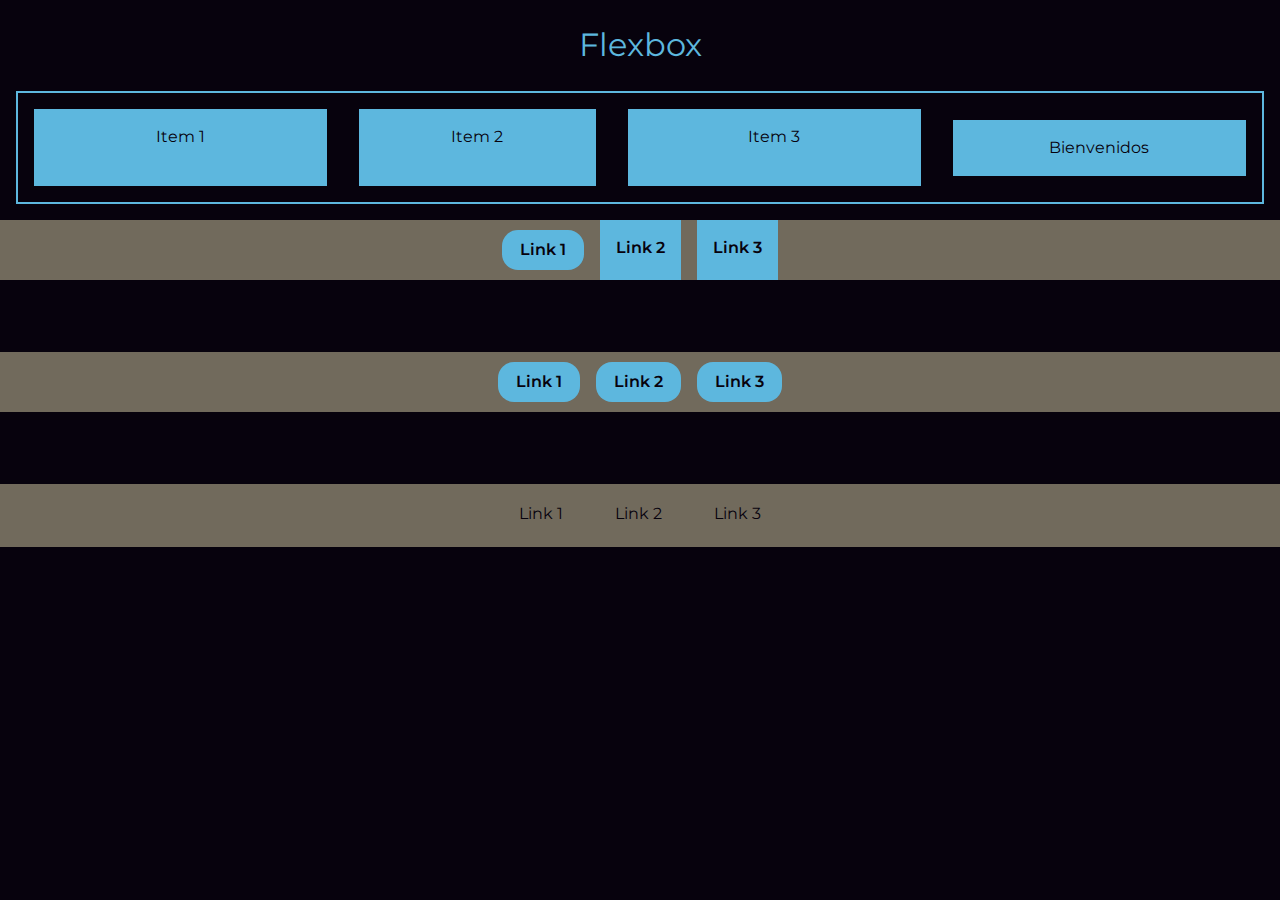
<file: flex.html>
<!DOCTYPE html>
<html lang="en">
<head>
    <meta charset="UTF-8">
    <meta http-equiv="X-UA-Compatible" content="IE=edge">
    <meta name="viewport" content="width=device-width, initial-scale=1.0">
    <title>Flexbox</title>
    <link rel="stylesheet" href="css/flexbox.css">
</head>
<body>
    <h1>Flexbox</h1>
    <div class="contenedor">
        <div class="item item-1">Item 1</div>
        <div class="item item-2">Item 2</div>
        <div class="item item-3">Item 3</div>
        <h1 class="item">Bienvenidos</h1>
    </div>

    <ul>
        <li><a class="nav" href="">Link 1</a></li>
        <li class="item"><a href="">Link 2</a></li>
        <li class="item"><a href="">Link 3</a></li>
    </ul>
    <br><br><br>
    <ul>
        <li><a class="nav" href="">Link 1</a></li>
        <li><a class="nav" href="">Link 2</a></li>
        <li><a class="nav" href="">Link 3</a></li>
    </ul>
    <br><br><br>
    <ul>
        <li><a class="footer" href="">Link 1</a></li>
        <li><a class="footer" href="">Link 2</a></li>
        <li><a class="footer" href="">Link 3</a></li>
    </ul>
    <br><br><br>
</body>
</html>
</file>
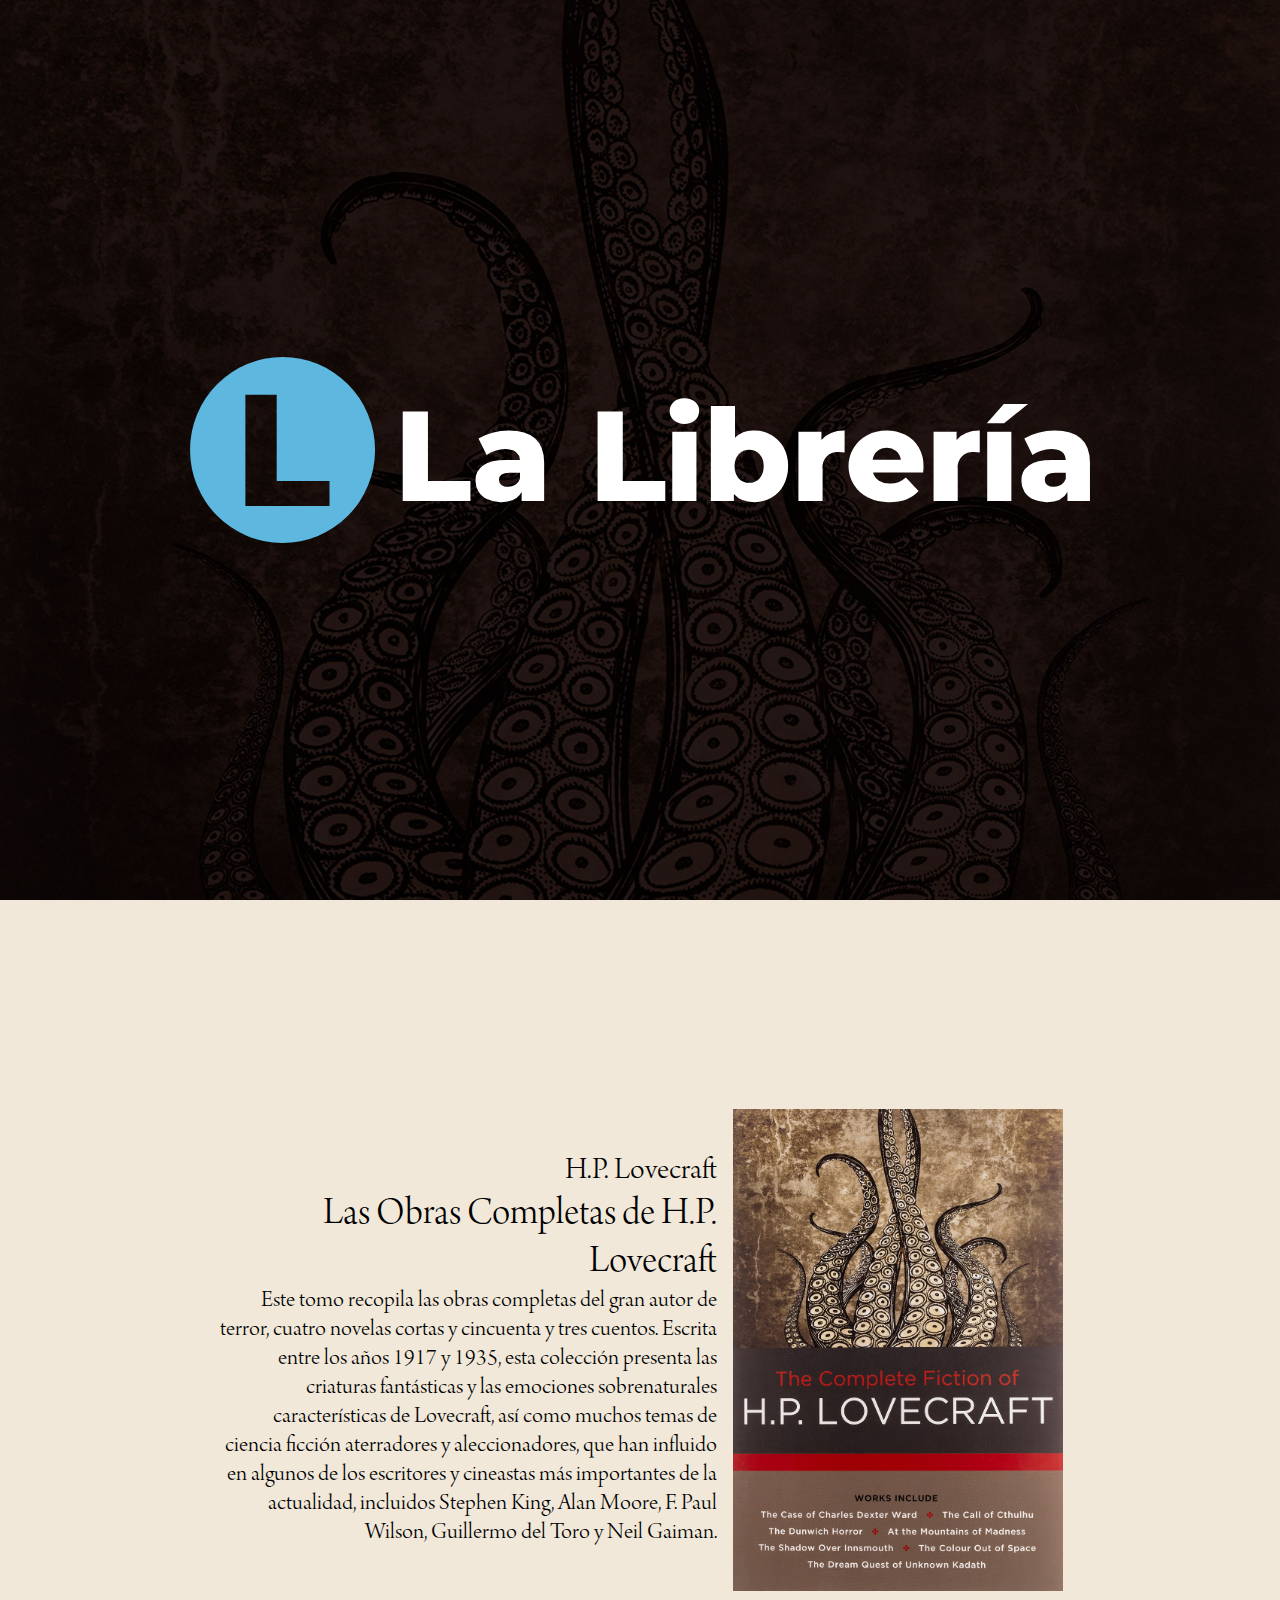
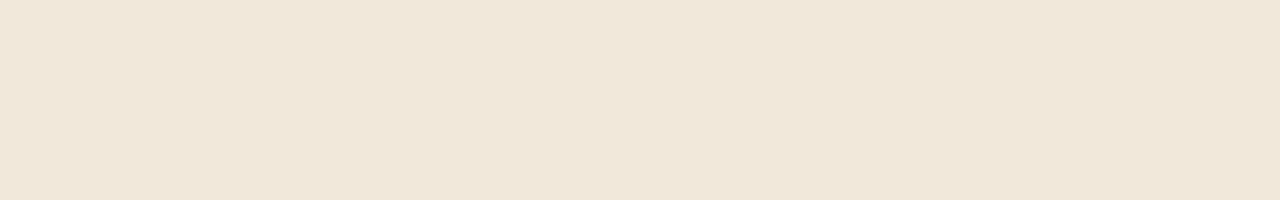
<file: lovecraft.html>
<!DOCTYPE html>
<html lang="es">
<head>
    <meta charset="UTF-8">
    <meta http-equiv="X-UA-Compatible" content="IE=edge">
    <meta name="viewport" content="width=device-width, initial-scale=1.0">
    <title>Lovecraft Obras Completas</title>
    <link rel="stylesheet" href="css/lovecraft.css">
</head>
<body>
    <section id="bienvenida">
        <img src="img/logo.svg" alt="La Librería">
    </section>

    <section id="libro">
        <article>
            <h2>H.P. Lovecraft</h2>
            <h1>Las Obras Completas de H.P. Lovecraft</h1>
            <p>Este tomo recopila las obras completas del gran autor de terror, cuatro novelas cortas y cincuenta y tres cuentos. Escrita entre los años 1917 y 1935, esta colección presenta las criaturas fantásticas y las emociones sobrenaturales características de Lovecraft, así como muchos temas de ciencia ficción aterradores y aleccionadores, que han influido en algunos de los escritores y cineastas más importantes de la actualidad, incluidos Stephen King, Alan Moore, F. Paul Wilson, Guillermo del Toro y Neil Gaiman.</p>
        </article>

        <img src="img/hplovecraft_complete_fiction.jpg" alt="Las Obras Completas de H.P. Lovecraft">
    </section>
</body>
</html>
</file>
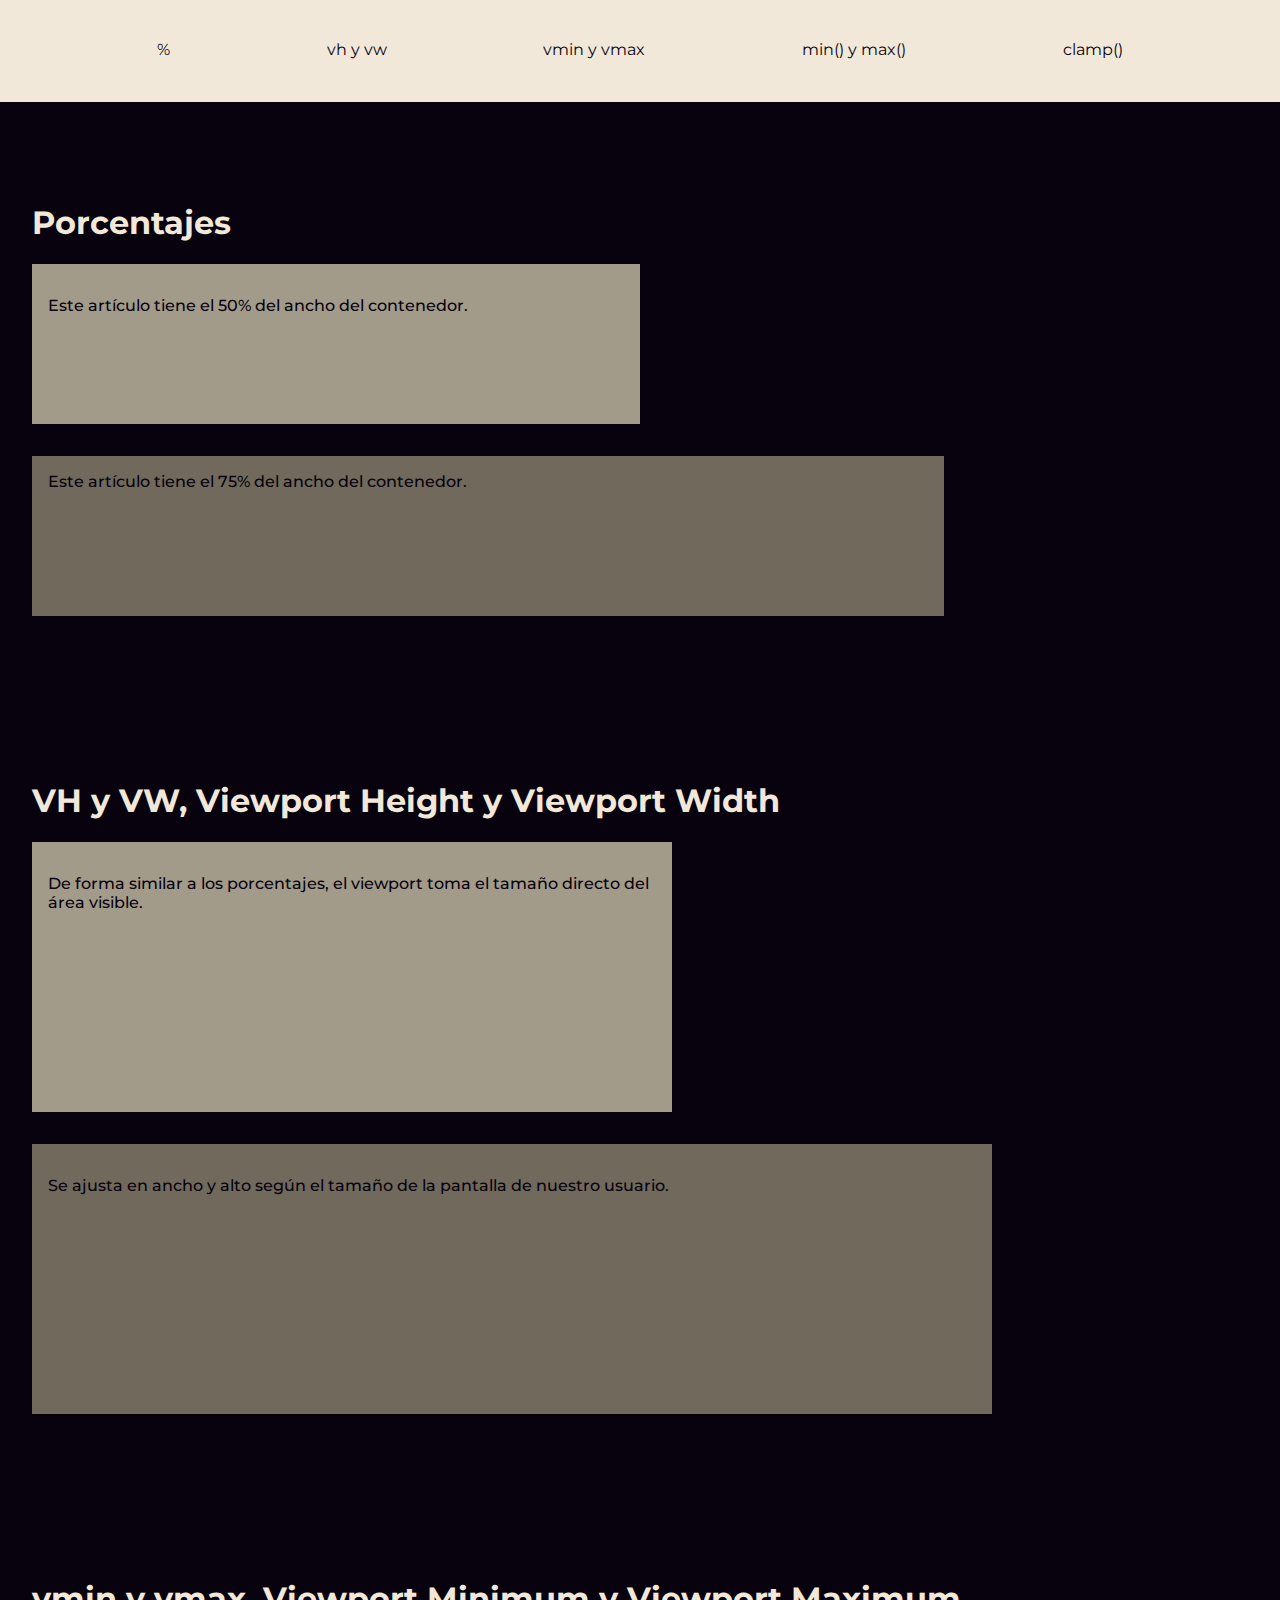
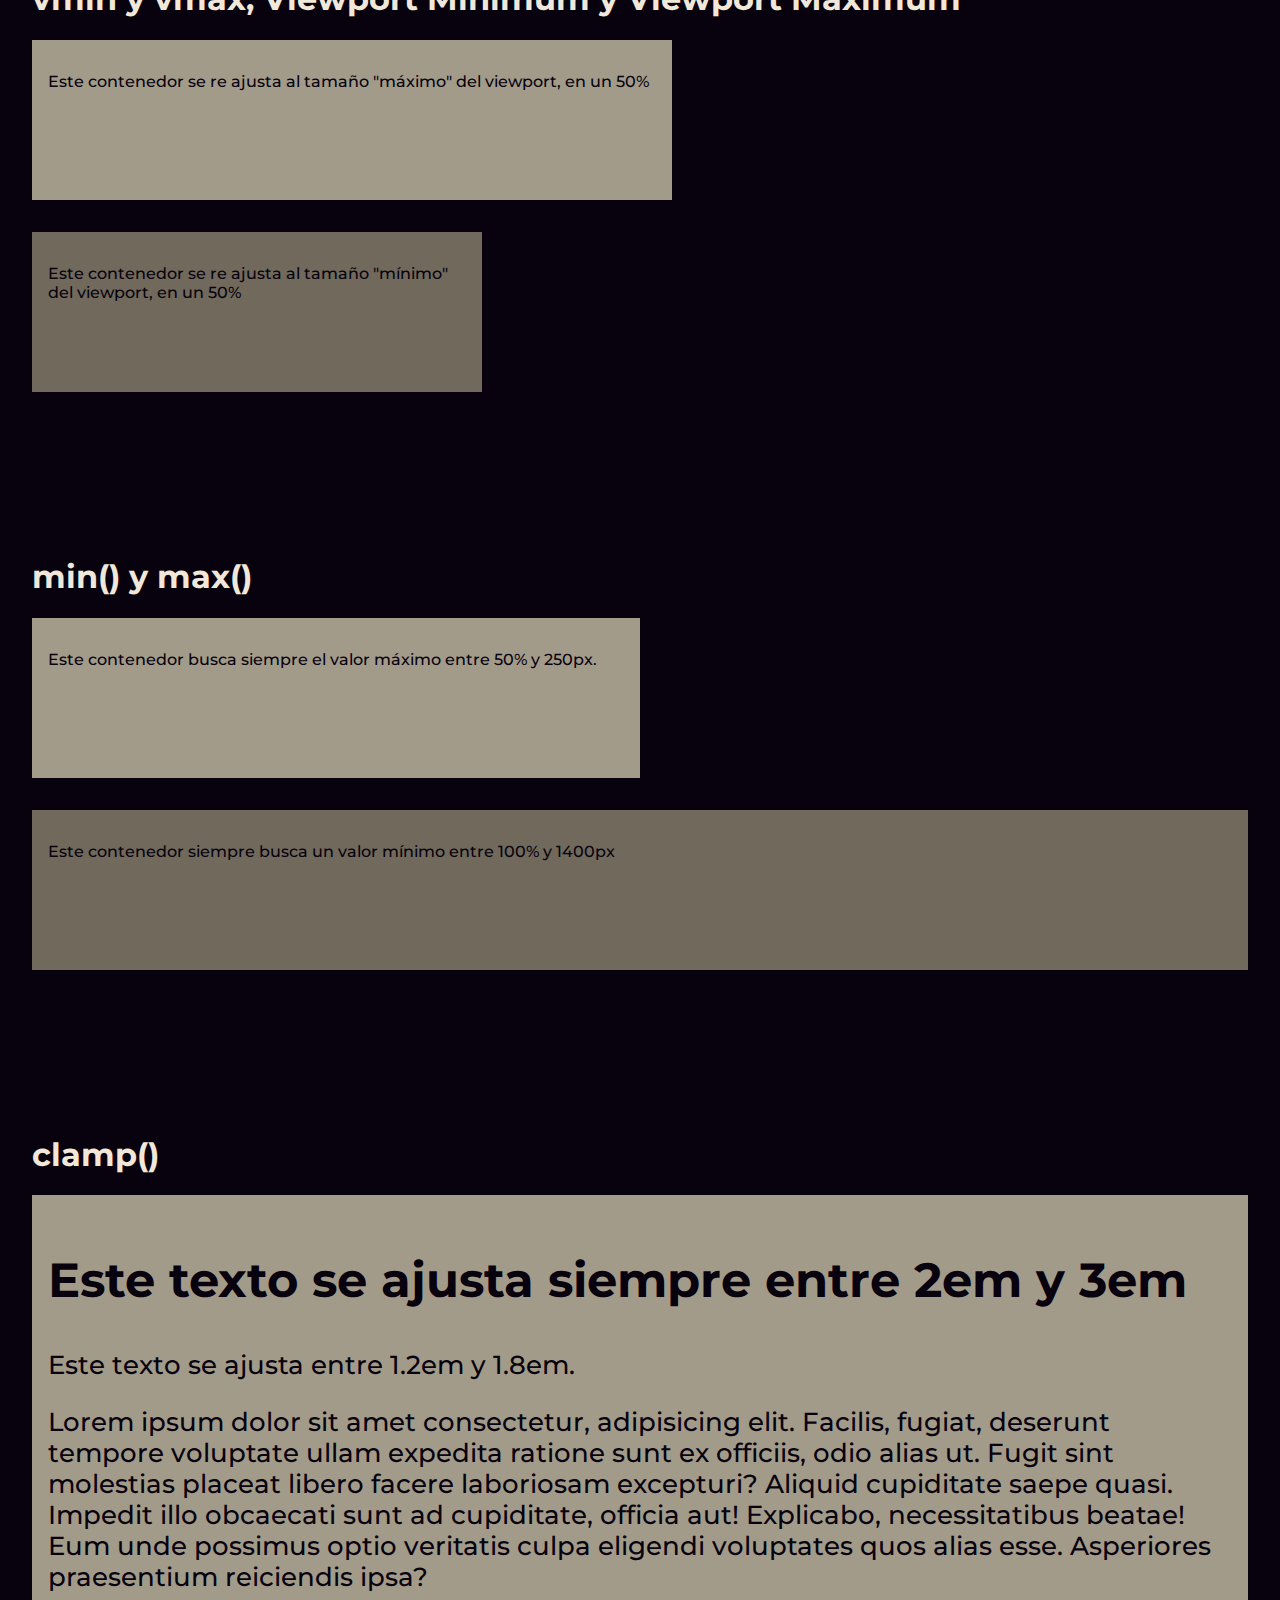
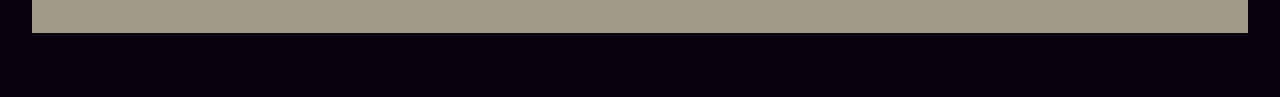
<file: unidades.html>
<!DOCTYPE html>
<html lang="es">
<head>
    <meta charset="UTF-8">
    <meta http-equiv="X-UA-Compatible" content="IE=edge">
    <meta name="viewport" content="width=device-width, initial-scale=1.0">
    <title>Unidades relativas</title>
    <link rel="stylesheet" href="css/unidades.css">
</head>
<body id="body">
    <nav class="flex"  >
        <ul><li><a title="Porcentajes" href="#body">%</a></li></ul>
        <ul><li><a title="Viewport Height & Viewport Width" href="#vh_vw">vh y vw</a></li></ul>
        <ul><li><a title="Viewport Minimum / Viewport Maximum" href="#vmin_vmax">vmin y vmax</a></li></ul>
        <ul><li><a title="Mínimo y Máximo" href="#min_max">min() y max()</a></li></ul>
        <ul><li><a title="Clamp()" href="#clamp">clamp()</a></li></ul>
    </nav>

    <main>
        <section>
            <h1>Porcentajes</h1>
            <article class="articulo1"><p>Este artículo tiene el 50% del ancho del contenedor.</p></article>
            <article class="articulo2">Este artículo tiene el 75% del ancho del contenedor.</article>
            <span id="vh_vw"></span>
        </section>

        <section id="seccion2">
            <h1>VH y VW, Viewport Height y Viewport Width</h1>
            <article class="articulo3"><p>De forma similar a los porcentajes, el viewport toma el tamaño directo del área visible.</p></article>
            <article class="articulo4"><p>Se ajusta en ancho y alto según el tamaño de la pantalla de nuestro usuario.</p></article>
            <span id="vmin_vmax"></span>
        </section>

        <section id="seccion3">
            <h1>vmin y vmax, Viewport Minimum y Viewport Maximum</h1>
            <article class="articulo5"><p>Este contenedor se re ajusta al tamaño "máximo" del viewport, en un 50%</p></article>
            <article class="articulo6"><p>Este contenedor se re ajusta al tamaño "mínimo" del viewport, en un 50%</p></article>
            <span id="min_max"></span>
        </section>

        <section id="seccion4">
            <h1>min() y max()</h1>
            <article class="articulo7"><p>Este contenedor busca siempre el valor máximo entre 50% y 250px.</p></article>
            <article class="articulo8"><p>Este contenedor siempre busca un valor mínimo entre 100% y 1400px</p></article>
            <span id="clamp"></span>
        </section>

        <section id="seccion5">
            <h1>clamp()</h1>
            <article>
                <h2>Este texto se ajusta siempre entre 2em y 3em</h2>
                <p>Este texto se ajusta entre 1.2em y 1.8em.</p>
                <p>Lorem ipsum dolor sit amet consectetur, adipisicing elit. Facilis, fugiat, deserunt tempore voluptate ullam expedita ratione sunt ex officiis, odio alias ut. Fugit sint molestias placeat libero facere laboriosam excepturi?
                Aliquid cupiditate saepe quasi. Impedit illo obcaecati sunt ad cupiditate, officia aut! Explicabo, necessitatibus beatae! Eum unde possimus optio veritatis culpa eligendi voluptates quos alias esse. Asperiores praesentium reiciendis ipsa?</p>
            </article>
        </section>
    </main>
</body>
</html>
</file>
<file: css/flexbox.css>
@import url('https://fonts.googleapis.com/css2?family=Montserrat:ital,wght@0,100;0,200;0,300;0,400;0,500;0,600;0,700;0,800;0,900;1,100;1,200;1,300;1,400;1,500;1,600;1,700;1,800;1,900&display=swap');

.colores {
    color: #07020D;
    color: #FFFFFF;
    color: #F1E9DB;
    color: #5DB7DE;
    color: #A39B8B;
    color: #716A5C;
}

/* Estilos globales */
* {
    box-sizing: border-box;
    text-decoration: none;
    font-family: 'Montserrat', sans-serif;
}

body {
    color: #F1E9DB;
    background-color: #07020D;
    margin: 0;
    line-height: 1.5;
}

h1 {
    font-size: 32px;
    font-weight: 400;
    color: #5DB7DE;
    text-align: center;
}

/*------------ Flexbox ------------*/
.contenedor {
    border: 2px solid #5DB7DE;
    padding: 16px;
    margin: 16px;

    display: flex;
    justify-content: space-between;
    gap: 16px 32px;
}

.item {
    padding: 16px;
    background-color: #5DB7DE;

    font-size: 16px;
    font-weight: 400;
    color: #07020D;
    text-align: center;
}

.item-1 {
    flex-grow: 1;
    flex-shrink: 1;
    flex-basis: 350px;
}

.item-2 {
    flex: 1 2 350px; /* 1 1 0 */
    /* flex-grow: 1;
    flex-shrink: 2;
    flex-basis: 350px; */
}

.item-3 {
    flex-grow: 1;
    flex-shrink: 1;
    flex-basis: 350px;
}

h1 {
    flex-grow: 1;
    flex-shrink: 1;
    flex-basis: 350px;
}

ul {
    display: flex;
    gap: 16px;
    justify-content: center;

    background-color: #716A5C;
    padding: 0;
    margin: 0;
    list-style: none;
}


/* El link en reposo */ /* Visitado */
a:link,
a:visited {
    color: #07020D;
    font-weight: 600;
}

/* Hover, qué sucede cuando el usuario pasa por arriba con el mouse */
/* Active, qué sucede cuando el usuario hace click */
a:hover,
a:active {
    color: #5DB7DE;
    background-color: #07020D;
}

a.nav:link,
a.nav:visited {
    display: inline-block;
    background-color: #5DB7DE;
    padding: 8px 18px;
    margin: 10px 0;
    border-radius: 16px;
}

a.nav:hover,
a.nav:active {
    background-color: #07020D;
}

a.footer:link,
a.footer:visited {
    display: inline-block;
    padding: 8px 18px;
    margin: 10px 0;
    border-bottom: 3px solid #5db7de00;
    font-weight: 400;
}

a.footer:hover,
a.footer:active {
    background-color: #07020d00;
    border-bottom: 3px solid #5DB7DE;
}
</file>
<file: css/lovecraft.css>
@font-face {
    font-family: ArnoPro;
    src: url(../fonts/Arno/ArnoPro-Regular.otf);
    font-weight: normal;
    font-style: normal;
}

@font-face {
    font-family: ArnoPro;
    src: url(../fonts/Arno/ArnoPro-Bold.otf);
    font-weight: bold;
    font-style: normal;
}

@font-face {
    font-family: ArnoPro;
    src: url(../fonts/Arno/ArnoPro-BoldItalic.otf);
    font-weight: bold;
    font-style: italic;
}

@font-face {
    font-family: ArnoPro;
    src: url(../fonts/Arno/ArnoPro-Italic.otf);
    font-weight: normal;
    font-style: italic;
}

@font-face {
    font-family: ArnoPro;
    src: url(../fonts/Arno/ArnoPro-LightDisplay.otf);
    font-weight: lighter;
    font-style: normal;
}

:root {
    --negro: hsl(267, 73%, 3%);
    --blanco: hsl(0, 0%, 100%);
    --fondo: hsl(38, 44%, 90%);
    --overlay: hsl(198, 66%, 62%);
    --marron1: hsl(40, 12%, 59%);
    --marron2: hsl(40, 10%, 40%);
}

body {
    margin: 0;
    padding: 0;
    background-color: var(--fondo);
}

img {
    max-width: 100%;
}

section {
    max-width: 100%;
    min-height: 100vh;
}

#bienvenida {
    display: flex;
    justify-content: center;
    align-items: center;

    background-image: url(../img/fondo_landing_2.jpg);
    background-repeat: no-repeat;
    background-position: top;
    background-size: cover;
    background-attachment: fixed;
}

#bienvenida img {
    width: min(80%, 900px);
}

#libro {
    display: flex;
    justify-content: center;
    align-items: center;
    gap: 1em;

    text-align: right;
    font-family: ArnoPro;
    font-weight: normal;
    font-style: normal;
}

/* Texto adaptable */
#libro h1 {
    /* font-size: 5vmin; vmin es viewport mínimo, vmax viewport máximo */
    font-size: clamp(1.8em, 5vw, 2.5em);
    font-weight: normal;
    font-style: normal;
    margin: 0;
}

#libro h2 {
    font-family: ArnoPro;
    font-weight: lighter;
    font-size: clamp(1.5em, 3vw, 2em);
    margin: 0;
}

#libro p {
    font-family: ArnoPro;
    font-weight: lighter;
    font-size: clamp(1.2em, 2vw, 1.5em);
    margin: 0;
}

#libro article {
    width: min(45%, 500px)
}

#libro img {
    width: min(45%, 330px)
}
</file>
<file: css/unidades.css>
/* Mi fuente, Montserrat, Roboto */
@import url('https://fonts.googleapis.com/css2?family=Montserrat:ital,wght@0,400;0,500;0,800;1,400;1,500;1,800&family=Roboto:ital,wght@0,100;1,100&display=swap');

/* Guía de colores */
:root {
    --negro: hsl(267, 73%, 3%);
    --blanco: hsl(0, 0%, 100%);
    --fondo: hsl(38, 44%, 90%);
    --overlay: hsl(198, 66%, 62%);
    --marron1: hsl(40, 12%, 59%);
    --marron2: hsl(40, 10%, 40%);
    --transparente: hsla(0, 9%, 53%, 0);
}

* {
    text-decoration: none;
    outline: none;
    font-family: 'Montserrat', sans-serif;
    box-sizing: border-box;
}

/* Estilos generales */
body {
    background-color: var(--negro);
    margin: 0;
}

section {
    color: var(--fondo);
    padding: 2em;
    margin-top: 3em;
}

article {
    padding: 1em;
    color: var(--negro);
    font-weight: 500;
    min-height: 10em;
    margin-bottom: 2em;
}

html {
    font-size: 16px;
}

.flex {
    display: flex;
}

nav {
    justify-content: space-evenly;
    background-color: var(--fondo);
    position: sticky;
    top: 0;
    padding: 1.5em 0;
}

nav ul {
    list-style: none;
    margin: 0;
    padding: 0;
}

main {
    margin-top: 2.5em;
}

a:link, 
a:visited {
    display: inline-block;
    padding: 1em 0;
    border-bottom: 3px solid var(--transparente);
    color: var(--negro);
}

a:hover, 
a:active {
    display: inline-block;
    padding: 1em 0;
    border-bottom: 3px solid var(--overlay);
    color: var(--negro);
    font-weight: 600;
}

/* em, hace referencia al font-size del contenedor. rem, hace referencia al font-size del root o html */

/* Porcentajes, los porcentajes siempre se toman en relación al tamaño del contenedor */

.articulo1 {
    background-color: var(--marron1);
    width: 50%;
}

.articulo2 {
    background-color: var(--marron2);
    width: 75%;
}

/* vh y vw, el viewport, o área visible, no toma en cuenta el tamaño del contenedor, sinó que toma como referencia el tamaño del área visible por parte del usuario */
.articulo3 {
    background-color: var(--marron1);
    width: 50vw;
    height: 30vh;
}

.articulo4 {
    background-color: var(--marron2);
    width: 75vw;
    height: 30vh;
}


/* vmin y vmax también toman el valor del viewport, pero es específico sobre qué valor es el máximo o mínimo */
.articulo5 {
    background-color: var(--marron1);
    width: 50vmax;
}

.articulo6 {
    background-color: var(--marron2);
    width: 50vmin;
}

/* min() y max(), nos permite establecer valores máximos y mínimos para un elemento. */
.articulo7 {
    background-color: var(--marron1);
    width: max(250px, 50%); /* Siempre tienen que preguntarse ¿cuál es el valor máximo, ese es el que va a aplicarse*/
}

.articulo8 {
    background-color: var(--marron2);
    width: min(1400px, 100%); /* ¿Cuál es el valor mínimo? Ese es el que va a aplicarse*/
}

/* clamp(), es una función que utiliza 3 valores, 1 valor de referencia y luego 2 valores para definir el mínimo y el máximo */

#seccion5 article {
    background-color: var(--marron1);
}

#seccion5 h2 {
    font-size: clamp(1.5em, 5vw, 3em); /* 5vw va a intentar tomar como tamaño 5vw. 2em, 3em */
    /* font-size: clamp(2em, 5vw, 3em); */
}

#seccion5 p {
    font-size: clamp(1.1em, 2vw, 1.8em);
    /* font-size: clamp(1.2em, 2vw, 1.8em); */
}
</file>
